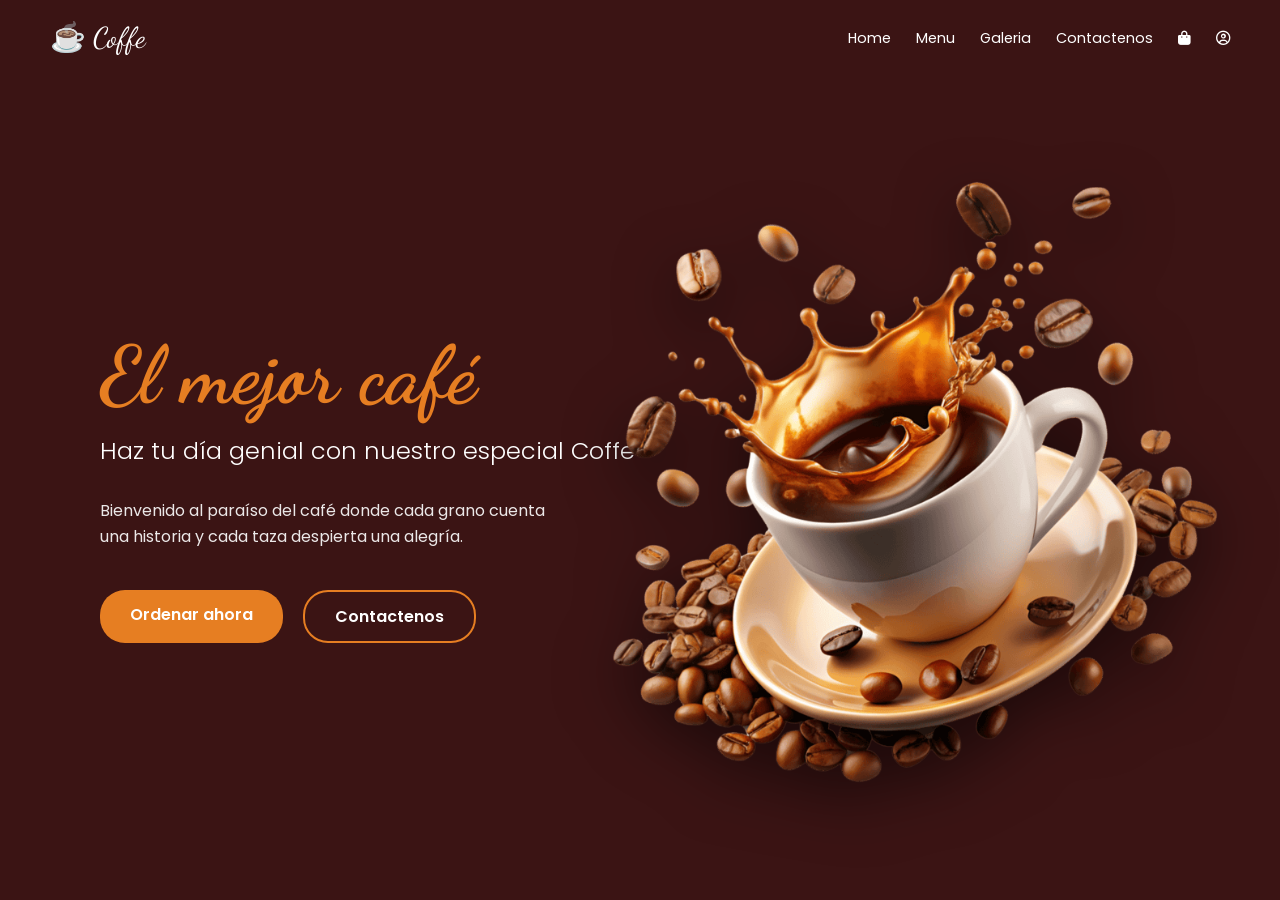
<file: index.html>
<!DOCTYPE html>
<html lang="es">
<head>
    <meta charset="UTF-8">
    <meta name="viewport" content="width=device-width, initial-scale=1.0">
    <title>Coffe - El mejor café</title>
    <link rel="stylesheet" href="./css/index.css">
    <link href="https://fonts.googleapis.com/css2?family=Dancing+Script:wght@700&family=Poppins:wght@300;400;600&display=swap" rel="stylesheet">
    <link rel="stylesheet" href="https://cdnjs.cloudflare.com/ajax/libs/font-awesome/6.4.2/css/all.min.css">
</head>
<body>

    <header>
        <nav>
            <div class="logo">☕ Coffe</div>
            <ul>
                <li><a href="./index.html">Home</a></li>
                <li><a href="./menu.html">Menu</a></li>
                <li><a href="./galeria.html">Galeria</a></li>
                <li><a href="./contacto.html">Contactenos</a></li>
                <li><a href="./carrito.html"><i class="fa-solid fa-bag-shopping"></i></a></li>
                <li><a href="./login.html"><i class="fa-regular fa-circle-user"></i></a></li>
            </ul>
        </nav>
    </header>

    <main class="hero">
        <div class="content">
            <h1 class="cursive-title">El mejor café</h1>
            <p class="subtitle">Haz tu día genial con nuestro especial Coffe</p>
            <p class="description">
                Bienvenido al paraíso del café donde cada grano cuenta <br>
                una historia y cada taza despierta una alegría.
            </p>
            <div class="buttons">
                <a href="#" class="btn btn-primary">Ordenar ahora</a>
                <a href="#" class="btn btn-secondary">Contactenos</a>
            </div>
        </div>

        <div class="image-container">
            <img src="./img/coffee-hero-section.png" alt="Taza de café con granos volando">
        </div>
    </main>

</body>
</html>
</file>
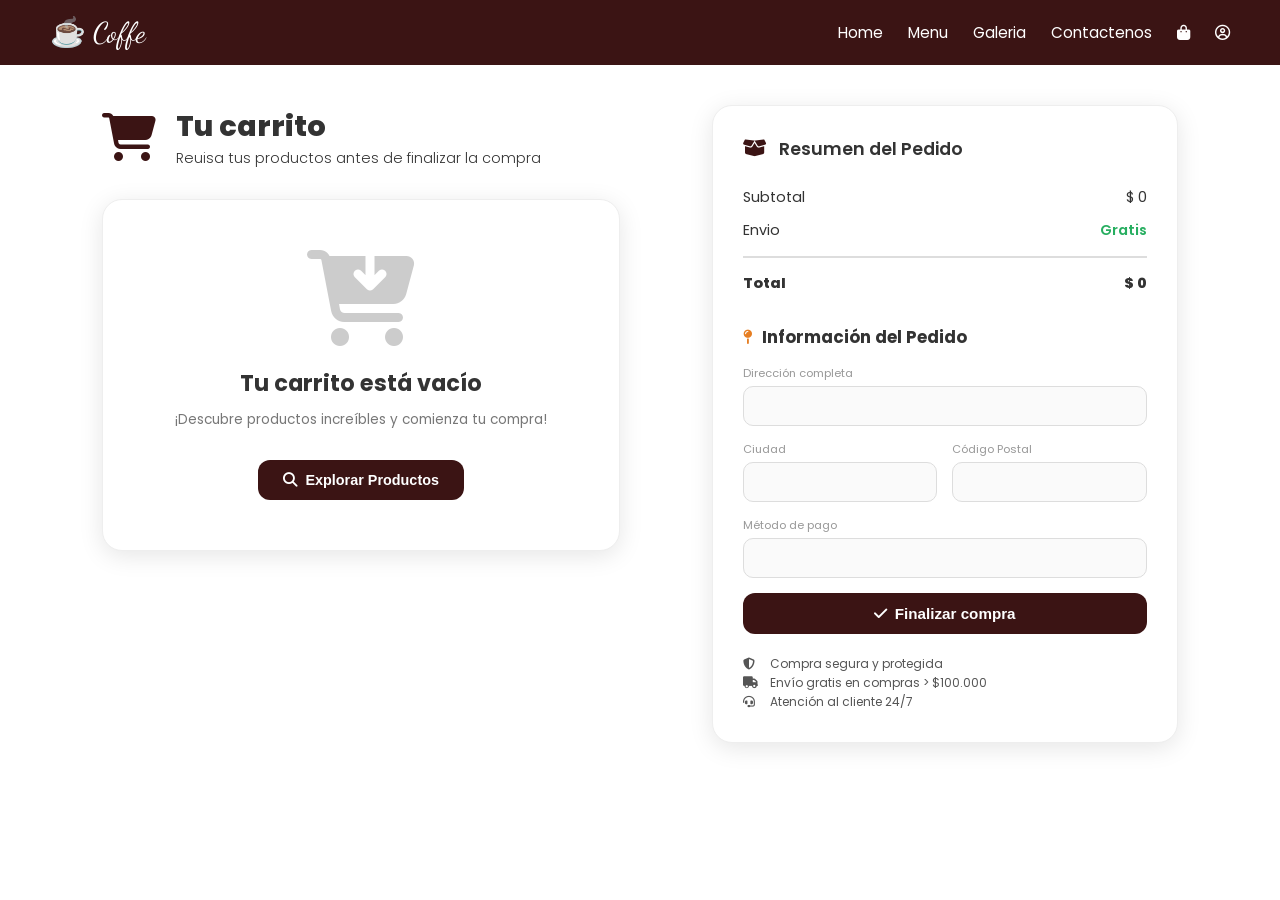
<file: carrito.html>
<!DOCTYPE html>
<html lang="es">
<head>
    <meta charset="UTF-8">
    <meta name="viewport" content="width=device-width, initial-scale=1.0">
    <title>Coffe - Tu Carrito</title>
    <link rel="stylesheet" href="./css/carrito.css">
    <link rel="stylesheet" href="https://cdnjs.cloudflare.com/ajax/libs/font-awesome/6.4.2/css/all.min.css">
    <link href="https://fonts.googleapis.com/css2?family=Dancing+Script:wght@700&family=Poppins:wght@300;400;600;800&display=swap" rel="stylesheet">
</head>
<body>

    <header>
        <nav>
            <div class="logo">☕ Coffe</div>
            <ul>
                <li><a href="./index.html">Home</a></li>
                <li><a href="./menu.html">Menu</a></li>
                <li><a href="./galeria.html">Galeria</a></li>
                <li><a href="./contacto.html">Contactenos</a></li>


                
                <li><a href="./carrito.html" class="active"><i class="fa-solid fa-bag-shopping"></i></a></li>
                <li><a href="./login.html"><i class="fa-regular fa-circle-user"></i></a></li>
            </ul>
        </nav>
    </header>

    <main class="cart-container">
        <div class="cart-left">
            <div class="cart-title">
                <i class="fa-solid fa-cart-shopping large-cart-icon"></i> <div>
                    <h1>Tu carrito</h1>
                    <p>Reuisa tus productos antes de finalizar la compra</p>
                </div>
            </div>

            <div class="empty-cart-box">
                <i class="fa-solid fa-cart-arrow-down empty-cart-icon"></i> <h2>Tu carrito está vacío</h2>
                <p>¡Descubre productos increíbles y comienza tu compra!</p>
                <button class="btn-explore">
                    <i class="fa-solid fa-magnifying-glass"></i> Explorar Productos
                </button>
            </div>
        </div>

        <aside class="cart-right">
            <div class="summary-box">
                <div class="summary-header">
                    <i class="fa-solid fa-box-open"></i>
                    <h2>Resumen del Pedido</h2>
                </div>
                
                <div class="price-line">
                    <span class="label">Subtotal</span>
                    <span class="price">$ 0</span>
                </div>
                <div class="price-line">
                    <span class="label">Envio</span>
                    <span class="price green">Gratis</span>
                </div>
                <div class="total-line">
                    <span class="label">Total</span>
                    <span class="price">$ 0</span>
                </div>

                <div class="order-info">
                    <div class="info-header">
                        <i class="fa-solid fa-map-pin"></i>
                        <h3>Información del Pedido</h3>
                    </div>
                    
                    <div class="input-group full-width">
                        <label>Dirección completa</label>
                        <input type="text">
                    </div>
                    
                    <div class="row">
                        <div class="input-group">
                            <label>Ciudad</label>
                            <input type="text">
                        </div>
                        <div class="input-group">
                            <label>Código Postal</label>
                            <input type="text">
                        </div>
                    </div>
                    
                    <div class="input-group full-width">
                        <label>Método de pago</label>
                        <input type="text">
                    </div>
                    
                    <button class="btn-finalize">
                        <i class="fa-solid fa-check"></i> Finalizar compra
                    </button>
                    
                    <div class="trust-icons">
                        <p><i class="fa-solid fa-shield-halved"></i> Compra segura y protegida</p>
                        <p><i class="fa-solid fa-truck"></i> Envío gratis en compras > $100.000</p>
                        <p><i class="fa-solid fa-headset"></i> Atención al cliente 24/7</p>
                    </div>
                </div>
            </div>
        </aside>
    </main>

</body>
</html>
</file>
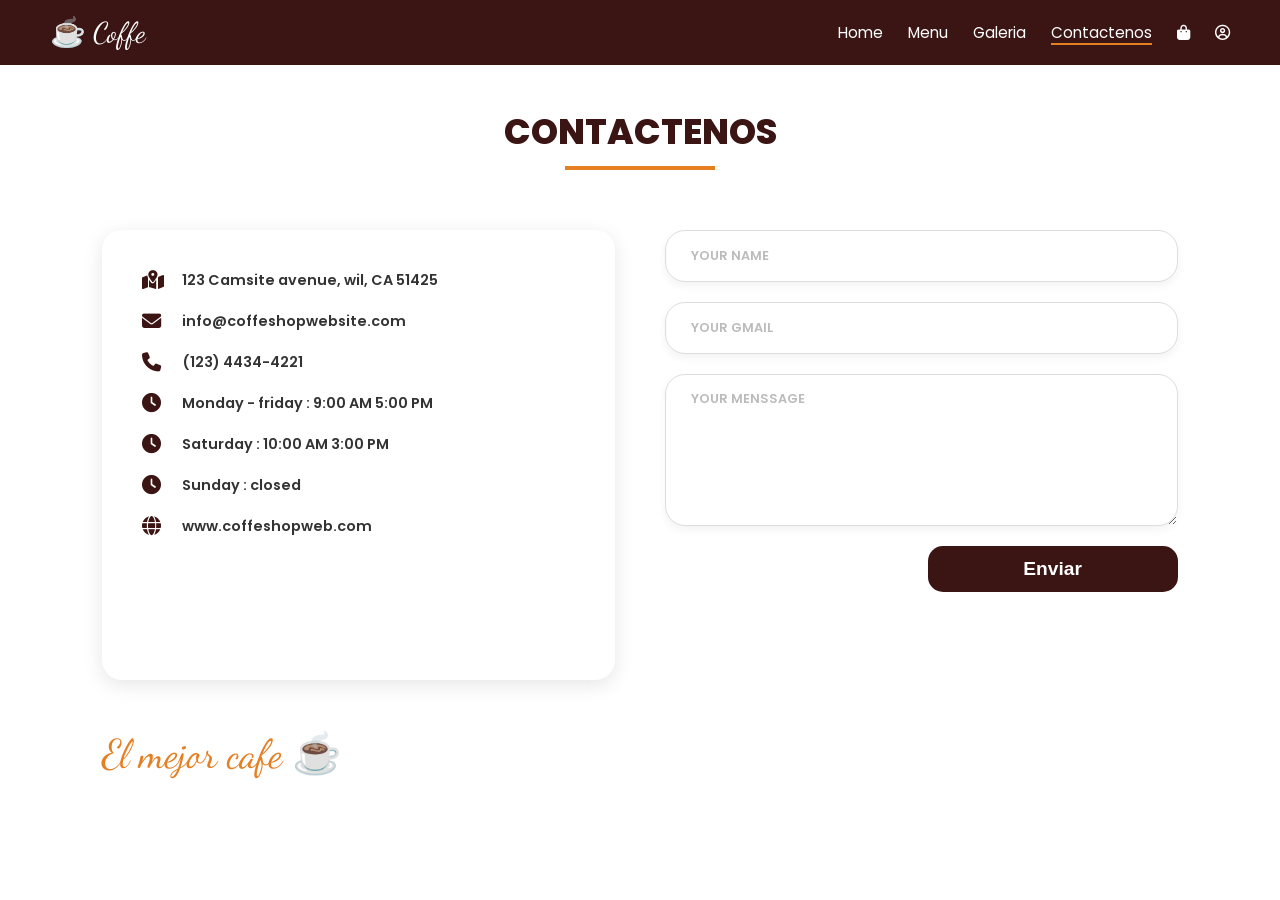
<file: contacto.html>
<!DOCTYPE html>
<html lang="es">
<head>
    <meta charset="UTF-8">
    <meta name="viewport" content="width=device-width, initial-scale=1.0">
    <title>Coffe - Contacto</title>
    <link rel="stylesheet" href="./css/contacto.css">
    <link rel="stylesheet" href="https://cdnjs.cloudflare.com/ajax/libs/font-awesome/6.4.2/css/all.min.css">
    <link href="https://fonts.googleapis.com/css2?family=Dancing+Script:wght@700&family=Poppins:wght@300;400;600;800&display=swap" rel="stylesheet">
</head>
<body>

    <header>
        <nav>
            <div class="logo">☕ Coffe</div>
            <ul>
                <li><a href="./index.html">Home</a></li>
                <li><a href="./menu.html">Menu</a></li>
                <li><a href="./galeria.html">Galeria</a></li>
                <li><a href="./contacto.html" class="active">Contactenos</a></li>
                <li><a href="./carrito.html"><i class="fa-solid fa-bag-shopping"></i></a></li>
                <li><a href="./login.html"><i class="fa-regular fa-circle-user"></i></a></li>
            </ul>
        </nav>
    </header>

    <main class="contact-container">
        <div class="contact-header">
            <h2>CONTACTENOS</h2>
            <div class="underline"></div>
        </div>

        <div class="contact-content">
            <div class="info-box">
                <div class="info-item">
                    <i class="fa-solid fa-map-location-dot"></i>
                    <p>123 Camsite avenue, wil, CA 51425</p>
                </div>
                <div class="info-item">
                    <i class="fa-solid fa-envelope"></i>
                    <p>info@coffeshopwebsite.com</p>
                </div>
                <div class="info-item">
                    <i class="fa-solid fa-phone"></i>
                    <p>(123) 4434-4221</p>
                </div>
                <div class="info-item">
                    <i class="fa-solid fa-clock"></i>
                    <p>Monday - friday : 9:00 AM 5:00 PM</p>
                </div>
                <div class="info-item">
                    <i class="fa-solid fa-clock"></i>
                    <p>Saturday : 10:00 AM 3:00 PM</p>
                </div>
                <div class="info-item">
                    <i class="fa-solid fa-clock"></i>
                    <p>Sunday : closed</p>
                </div>
                <div class="info-item">
                    <i class="fa-solid fa-globe"></i>
                    <p>www.coffeshopweb.com</p>
                </div>
            </div>

            <form class="contact-form">
                <input type="text" placeholder="YOUR NAME">
                <input type="email" placeholder="YOUR GMAIL">
                <textarea placeholder="YOUR MENSSAGE" rows="6"></textarea>
                <button type="submit" class="btn-submit">Enviar</button>
            </form>
        </div>

        <div class="contact-footer">
            <span class="cursive-text">El mejor cafe ☕</span>
        </div>
    </main>

</body>
</html>
</file>
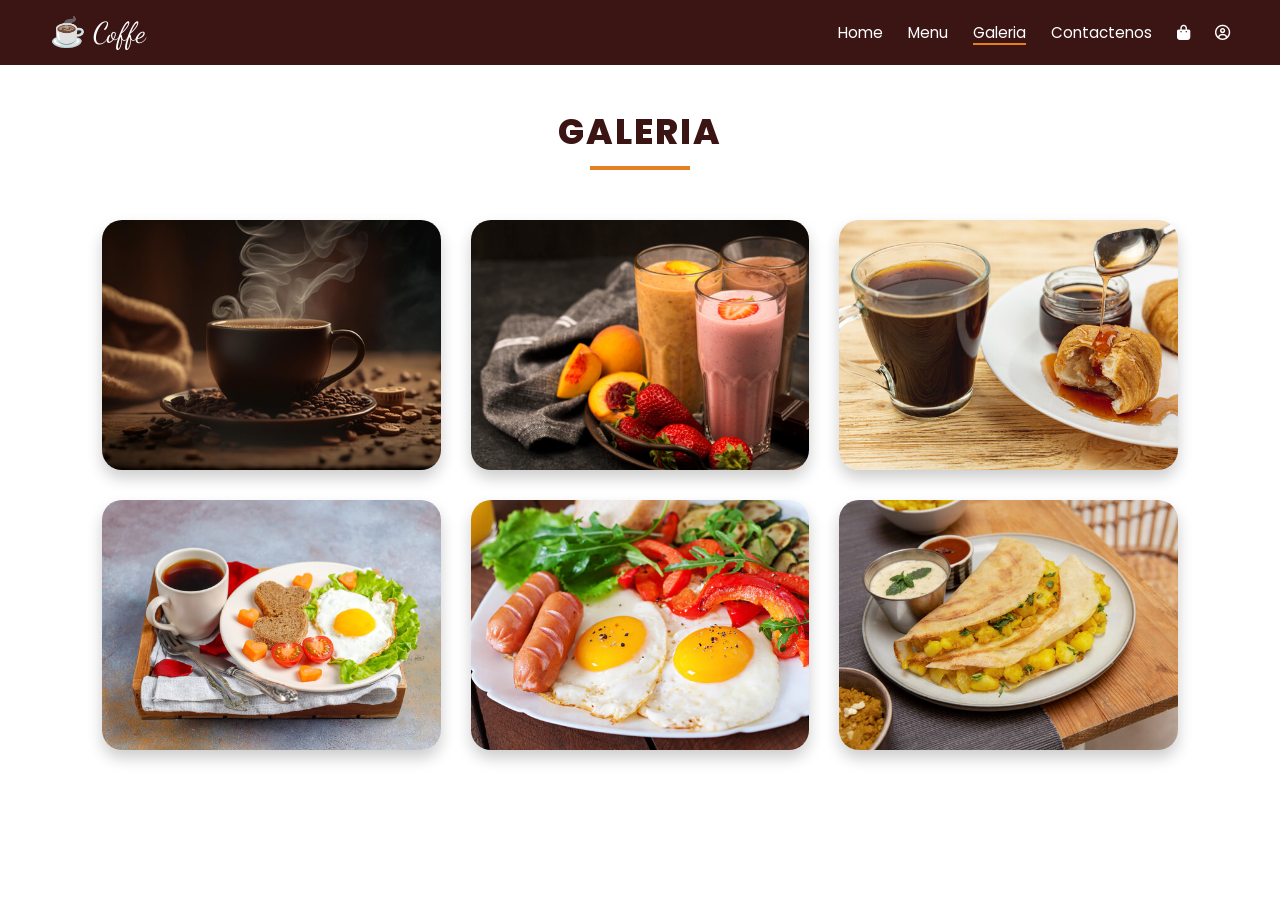
<file: galeria.html>
<!DOCTYPE html>
<html lang="es">
<head>
    <meta charset="UTF-8">
    <meta name="viewport" content="width=device-width, initial-scale=1.0">
    <title>Coffe - Galería</title>
    <link rel="stylesheet" href="./css/galeria.css">
    <link rel="stylesheet" href="https://cdnjs.cloudflare.com/ajax/libs/font-awesome/6.4.2/css/all.min.css">
    <link href="https://fonts.googleapis.com/css2?family=Dancing+Script:wght@700&family=Poppins:wght@300;400;600;800&display=swap" rel="stylesheet">
</head>
<body>

    <header>
        <nav>
            <div class="logo">☕ Coffe</div>
            <ul>
                <li><a href="./index.html">Home</a></li>
                <li><a href="./menu.html">Menu</a></li>
                <li><a href="./galeria.html" class="active">Galeria</a></li>
                <li><a href="./contacto.html">Contactenos</a></li>
                <li><a href="./carrito.html"><i class="fa-solid fa-bag-shopping"></i></a></li>
                <li><a href="./login.html"><i class="fa-regular fa-circle-user"></i></a></li>
            </ul>
        </nav>
    </header>

    <main class="gallery-container">
        <div class="gallery-header">
            <h2>GALERIA</h2>
            <div class="underline"></div>
        </div>

        <div class="gallery-grid">
            <div class="gallery-item">
                <img src="./img/gallery-1.jpg" alt="Café caliente humeante">
            </div>
            <div class="gallery-item">
                <img src="./img/gallery-3.jpg" alt="Batidos de frutas">
            </div>
            <div class="gallery-item">
                <img src="./img/gallery-6.jpg" alt="Café y croissant">
            </div>
            <div class="gallery-item">
                <img src="./img/gallery-4.jpg" alt="Desayuno completo">
            </div>
            <div class="gallery-item">
                <img src="./img/gallery-2.jpg" alt="Huevos y salchichas">
            </div>
            <div class="gallery-item">
                <img src="./img/gallery-5.jpg" alt="Comida típica">
            </div>
        </div>
    </main>

</body>
</html>
</file>
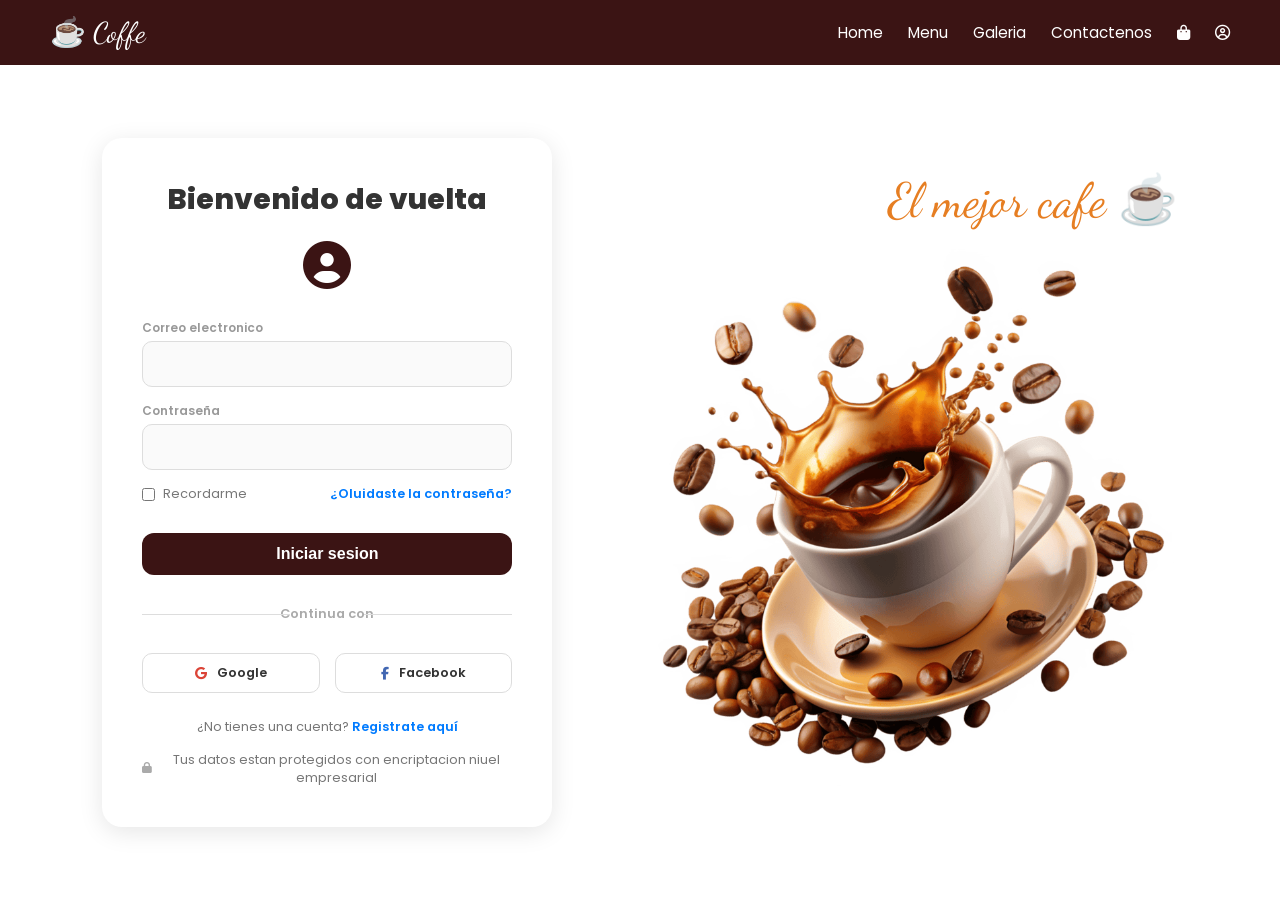
<file: login.html>
<!DOCTYPE html>
<html lang="es">
<head>
    <meta charset="UTF-8">
    <meta name="viewport" content="width=device-width, initial-scale=1.0">
    <title>Coffe - Bienvenido de vuelta</title>
    <link rel="stylesheet" href="./css/login.css">
    <link rel="stylesheet" href="https://cdnjs.cloudflare.com/ajax/libs/font-awesome/6.4.2/css/all.min.css">
    <link href="https://fonts.googleapis.com/css2?family=Dancing+Script:wght@700&family=Poppins:wght@300;400;600;800&display=swap" rel="stylesheet">
</head>
<body>

    <header>
        <nav>
            <div class="logo">☕ Coffe</div>
            <ul>
                <li><a href="./index.html">Home</a></li>
                <li><a href="./menu.html">Menu</a></li>
                <li><a href="./galeria.html">Galeria</a></li>
                <li><a href="./contacto.html">Contactenos</a></li>
                <li><a href="./carrito.html"><i class="fa-solid fa-bag-shopping"></i></a></li>
                <li><a href="./login.html" class="active"><i class="fa-regular fa-circle-user"></i></a></li>
            </ul>
        </nav>
    </header>

    <main class="auth-container">
        <div class="form-box">
            <h1>Bienvenido de vuelta</h1>
            <i class="fa-solid fa-circle-user user-icon"></i>
            
            <form action="#">
                <div class="form-group">
                    <label>Correo electronico</label>
                    <input type="email" required>
                </div>
                
                <div class="form-group">
                    <label>Contraseña</label>
                    <input type="password" required>
                </div>
                
                <div class="form-extras">
                    <label>
                        <input type="checkbox"> Recordarme
                    </label>
                    <a href="#">¿Oluidaste la contraseña?</a>
                </div>
                
                <button type="submit" class="btn-submit">Iniciar sesion</button>
            </form>
            
            <div class="separator">Continua con</div>
            
            <div class="social-buttons">
                <button class="social-btn google">
                    <i class="fa-brands fa-google"></i> Google
                </button>
                <button class="social-btn facebook">
                    <i class="fa-brands fa-facebook-f"></i> Facebook
                </button>
            </div>
            
            <p>¿No tienes una cuenta? <a href="./registro.html">Registrate aquí</a></p>
            
            <div class="form-footer">
                <i class="fa-solid fa-lock"></i>
                <p>Tus datos estan protegidos con encriptacion niuel empresarial</p>
            </div>
        </div>

        <div class="splash-box">
            <span class="cursive-text">El mejor cafe ☕</span>
            <img src="./img/coffee-hero-section.png" alt="Taza de café con granos volando">
        </div>
    </main>

</body>
</html>
</file>
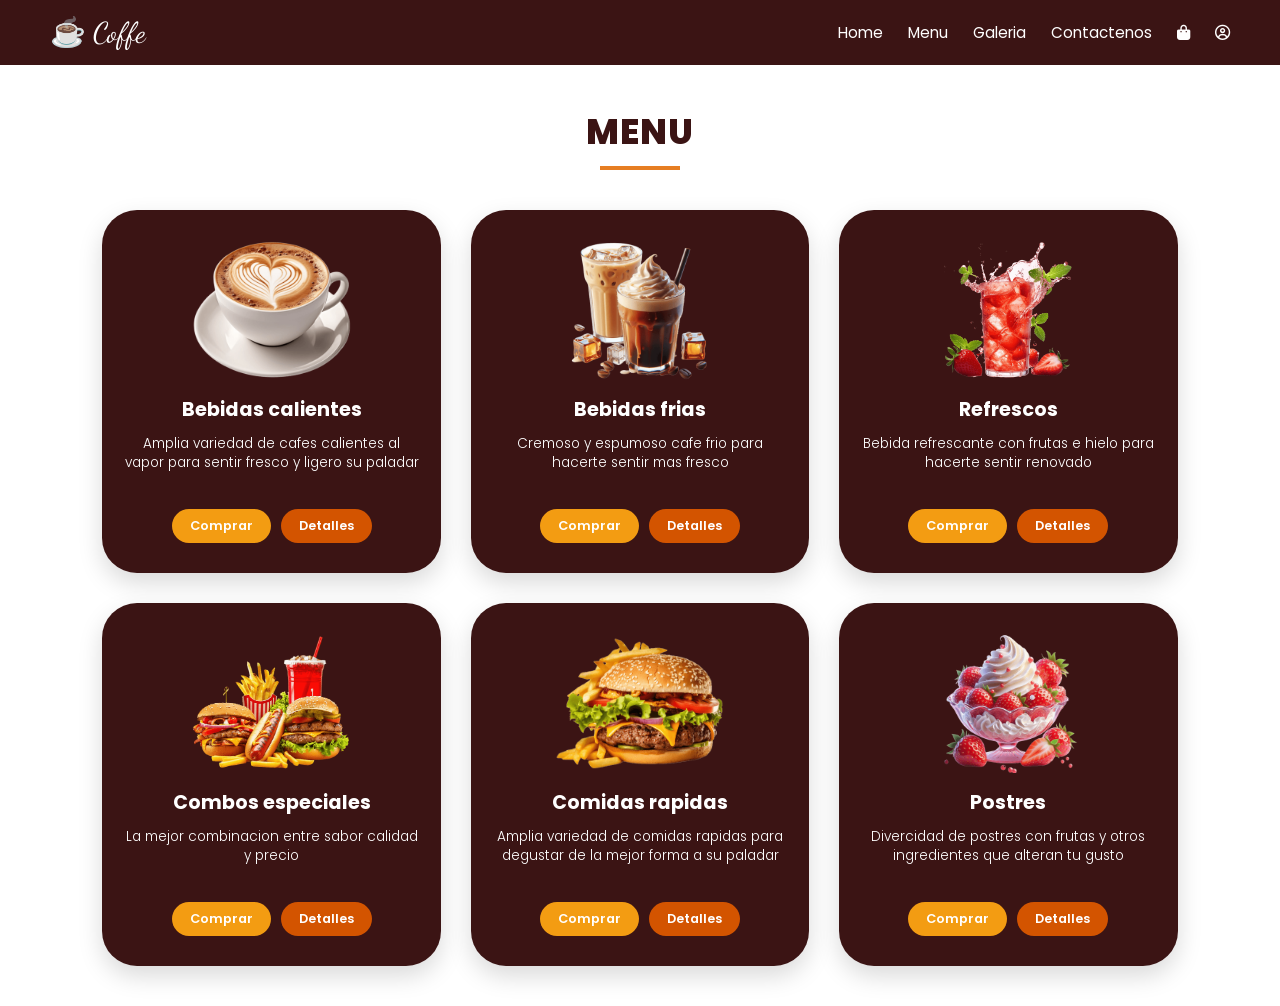
<file: menu.html>
<!DOCTYPE html>
<html lang="es">
<head>
    <meta charset="UTF-8">
    <meta name="viewport" content="width=device-width, initial-scale=1.0">
    <title>Coffe - Nuestro Menú</title>
    <link rel="stylesheet" href="./css/menu.css">
    <link rel="stylesheet" href="https://cdnjs.cloudflare.com/ajax/libs/font-awesome/6.4.2/css/all.min.css">
    <link href="https://fonts.googleapis.com/css2?family=Dancing+Script:wght@700&family=Poppins:wght@300;400;600;800&display=swap" rel="stylesheet">
</head>
<body>

    <header>
        <nav>
            <div class="logo">☕ Coffe</div>
            <ul>
                <li><a href="./index.html">Home</a></li>
                <li><a href="./menu.html" class="active">Menu</a></li>
                <li><a href="./galeria.html">Galeria</a></li>
                <li><a href="./contacto.html">Contactenos</a></li>
                <li><a href="./carrito.html"><i class="fa-solid fa-bag-shopping"></i></a></li>
                <li><a href="./login.html"><i class="fa-regular fa-circle-user"></i></a></li>
            </ul>
        </nav>
    </header>

    <main class="menu-container">
        <div class="menu-header">
            <h2>MENU</h2>
            <div class="underline"></div>
        </div>

        <div class="menu-grid">
            <div class="card">
                <img src="./img/hot-beverages.png" alt="Bebidas Calientes">
                <h3>Bebidas calientes</h3>
                <p>Amplia variedad de cafes calientes al vapor para sentir fresco y ligero su paladar</p>
                <div class="card-buttons">
                    <a href="#" class="btn-orange">Comprar</a>
                    <a href="#" class="btn-orange-dark">Detalles</a>
                </div>
            </div>

            <div class="card">
                <img src="./img/cold-beverages.png" alt="Bebidas Frias">
                <h3>Bebidas frias</h3>
                <p>Cremoso y espumoso cafe frio para hacerte sentir mas fresco</p>
                <div class="card-buttons">
                    <a href="#" class="btn-orange">Comprar</a>
                    <a href="#" class="btn-orange-dark">Detalles</a>
                </div>
            </div>

            <div class="card">
                <img src="./img/refreshment.png" alt="Refrescos">
                <h3>Refrescos</h3>
                <p>Bebida refrescante con frutas e hielo para hacerte sentir renovado</p>
                <div class="card-buttons">
                    <a href="#" class="btn-orange">Comprar</a>
                    <a href="#" class="btn-orange-dark">Detalles</a>
                </div>
            </div>

            <div class="card">
                <img src="./img/special-combo.png" alt="Combos">
                <h3>Combos especiales</h3>
                <p>La mejor combinacion entre sabor calidad y precio</p>
                <div class="card-buttons">
                    <a href="#" class="btn-orange">Comprar</a>
                    <a href="#" class="btn-orange-dark">Detalles</a>
                </div>
            </div>

            <div class="card">
                <img src="./img/burger-frenchfries.png" alt="Comida Rapida">
                <h3>Comidas rapidas</h3>
                <p>Amplia variedad de comidas rapidas para degustar de la mejor forma a su paladar</p>
                <div class="card-buttons">
                    <a href="#" class="btn-orange">Comprar</a>
                    <a href="#" class="btn-orange-dark">Detalles</a>
                </div>
            </div>

            <div class="card">
                <img src="./img/desserts.png" alt="Postres">
                <h3>Postres</h3>
                <p>Divercidad de postres con frutas y otros ingredientes que alteran tu gusto</p>
                <div class="card-buttons">
                    <a href="#" class="btn-orange">Comprar</a>
                    <a href="#" class="btn-orange-dark">Detalles</a>
                </div>
            </div>
        </div>
    </main>

</body>
</html>
</file>
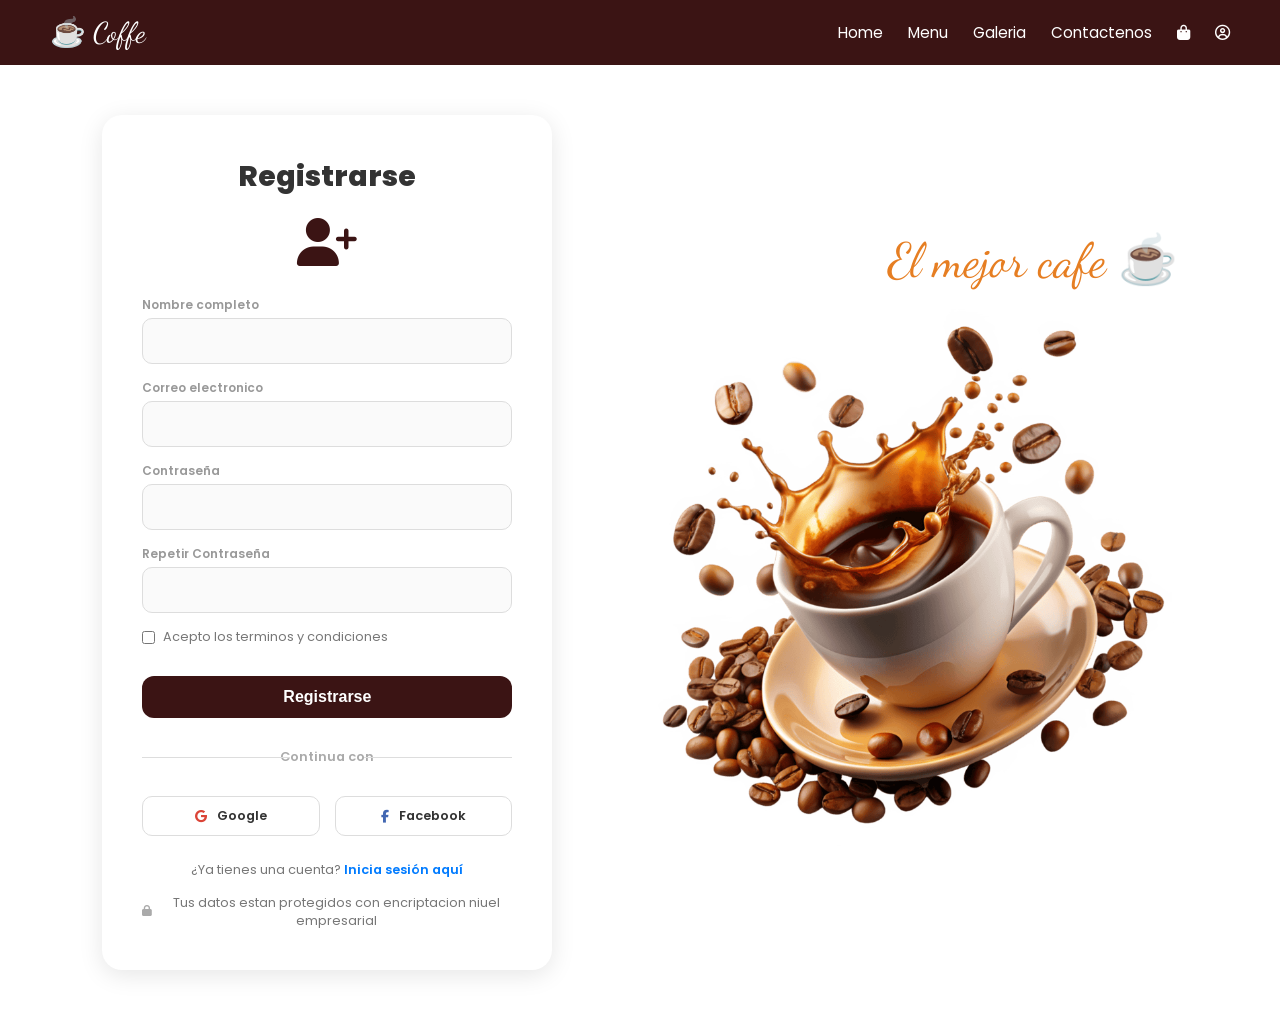
<file: registro.html>
<!DOCTYPE html>
<html lang="es">
<head>
    <meta charset="UTF-8">
    <meta name="viewport" content="width=device-width, initial-scale=1.0">
    <title>Coffe - Regístrate</title>
    <link rel="stylesheet" href="./css/login.css">
    <link rel="stylesheet" href="https://cdnjs.cloudflare.com/ajax/libs/font-awesome/6.4.2/css/all.min.css">
    <link href="https://fonts.googleapis.com/css2?family=Dancing+Script:wght@700&family=Poppins:wght@300;400;600;800&display=swap" rel="stylesheet">
</head>
<body>

    <header>
        <nav>
            <div class="logo">☕ Coffe</div>
            <ul>
                <li><a href="./index.html">Home</a></li>
                <li><a href="./menu.html">Menu</a></li>
                <li><a href="./galeria.html">Galeria</a></li>
                <li><a href="./contacto.html">Contactenos</a></li>
                <li><a href="./carrito.html"><i class="fa-solid fa-bag-shopping"></i></a></li>
                <li><a href="./login.html" class="active"><i class="fa-regular fa-circle-user"></i></a></li>
            </ul>
        </nav>
    </header>

    <main class="auth-container">
        <div class="form-box">
            <h1>Registrarse</h1>
            <i class="fa-solid fa-user-plus user-icon"></i> <form action="#">
                <div class="form-group">
                    <label>Nombre completo</label>
                    <input type="text" required>
                </div>

                <div class="form-group">
                    <label>Correo electronico</label>
                    <input type="email" required>
                </div>
                
                <div class="form-group">
                    <label>Contraseña</label>
                    <input type="password" required>
                </div>

                <div class="form-group">
                    <label>Repetir Contraseña</label>
                    <input type="password" required>
                </div>
                
                <div class="form-extras">
                    <label>
                        <input type="checkbox" required> Acepto los terminos y condiciones
                    </label>
                </div>
                
                <button type="submit" class="btn-submit">Registrarse</button>
            </form>
            
            <div class="separator">Continua con</div>
            
            <div class="social-buttons">
                <button class="social-btn google">
                    <i class="fa-brands fa-google"></i> Google
                </button>
                <button class="social-btn facebook">
                    <i class="fa-brands fa-facebook-f"></i> Facebook
                </button>
            </div>
            
            <p>¿Ya tienes una cuenta? <a href="./login.html">Inicia sesión aquí</a></p>
            
            <div class="form-footer">
                <i class="fa-solid fa-lock"></i>
                <p>Tus datos estan protegidos con encriptacion niuel empresarial</p>
            </div>
        </div>

        <div class="splash-box">
            <span class="cursive-text">El mejor cafe ☕</span>
            <img src="./img/coffee-hero-section.png" alt="Taza de café con granos volando">
        </div>
    </main>

</body>
</html>
</file>
<file: css/index.css>
* {
    margin: 0;
    padding: 0;
    box-sizing: border-box;
}

body {
    font-family: 'Poppins', sans-serif;
    background-color: #3b1414; 
    color: white;
    height: 100vh;
    overflow: hidden;
}


header {
    padding: 20px 50px;
}

nav {
    display: flex;
    justify-content: space-between;
    align-items: center;
}

.logo {
    font-family: 'Dancing Script', cursive;
    font-size: 1.8rem;
}

nav ul {
    display: flex;
    list-style: none;
    gap: 25px;
}

nav ul li a {
    text-decoration: none;
    color: white;
    font-size: 0.9rem;
    transition: color 0.3s;
}

nav ul li a:hover {
    color: #f39c12;
}


.hero {
    display: flex;
    align-items: center;
    justify-content: space-between;
    padding: 50px 100px;
    height: calc(100vh - 80px);
}

.content {
    max-width: 50%;
}

.cursive-title {
    font-family: 'Dancing Script', cursive;
    font-size: 5rem;
    color: #e67e22;
    margin-bottom: 10px;
}

.subtitle {
    font-size: 1.5rem;
    font-weight: 300;
    margin-bottom: 30px;
}

.description {
    font-size: 1rem;
    line-height: 1.6;
    margin-bottom: 40px;
    opacity: 0.9;
}

/* Botones */
.buttons {
    display: flex;
    gap: 20px;
}

.btn {
    padding: 12px 30px;
    border-radius: 25px;
    text-decoration: none;
    font-weight: 600;
    transition: transform 0.2s;
}

.btn-primary {
    background-color: #e67e22;
    color: white;
}

.btn-secondary {
    background-color: transparent;
    border: 2px solid #e67e22;
    color: white;
}

.btn:hover {
    transform: scale(1.05);
}

/* Contenrdor Imagen */
.image-container {
    width: 50%;
    display: flex;
    justify-content: center;
    position: relative;
}

.image-container img {
    max-width: 120%; 
    filter: drop-shadow(0 20px 30px rgba(0,0,0,0.5));
}

/* --- RESPONSIVE --- */


/* --- RESPONSIVE ADJUSTMENTS --- */

@media (max-width: 1024px) {
    header {
        padding: 20px 30px;
    }

    .hero {
        padding: 40px 50px;
    }

    .cursive-title {
        font-size: 3.5rem;
    }
}

@media (max-width: 768px) {
    /* Mantenemos la consistencia global del Header */
    header {
        padding: 15px 20px; 
    }

    body {
        overflow-y: auto; 
        height: auto;
    }

    nav {
        flex-direction: column;
        gap: 15px;
    }

    nav ul {
        gap: 15px;
        flex-wrap: wrap;
        justify-content: center;
    }

    .logo {
        font-size: 1.5rem;
    }

    /* Ajustes específicos del Hero */
    .hero {
        flex-direction: column-reverse;
        height: auto;
        padding: 20px;
        text-align: center;
    }

    .content {
        max-width: 100%;
        margin-top: 20px;
    }

    .cursive-title {
        font-size: 2.8rem;
    }

    .subtitle {
        font-size: 1.2rem;
    }

    .description {
        font-size: 0.9rem;
        margin-bottom: 30px;
    }

    .buttons {
        justify-content: center;
        flex-direction: column;
        gap: 10px;
    }

    .btn {
        width: 100%; 
        text-align: center;
    }

    .image-container {
        width: 100%;
        margin-top: 20px;
    }

    .image-container img {
        max-width: 100%;
        height: auto;
    }
}

@media (max-width: 480px) {
    .cursive-title {
        font-size: 2.2rem;
    }
    
    header {
        padding: 15px;
    }
}
</file>
<file: css/carrito.css>
* {
    margin: 0;
    padding: 0;
    box-sizing: border-box;
}

body {
    font-family: 'Poppins', sans-serif;
    background-color: #ffffff; 
    color: #333;
}


header {
    background-color: #3b1414;
    padding: 15px 50px;
    color: white;
}

nav {
    display: flex;
    justify-content: space-between;
    align-items: center;
}

.logo {
    font-family: 'Dancing Script', cursive;
    font-size: 1.8rem;
}

nav ul {
    display: flex;
    list-style: none;
    gap: 25px;
    align-items: center;
}

nav ul li a {
    text-decoration: none;
    color: white;
    font-size: 0.95rem;
}


.cart-container {
    display: grid;
    grid-template-columns: 1fr 1fr; 
    gap: 40px;
    padding: 40px 8%;
    align-items: start;
}


.cart-left {
    display: flex;
    flex-direction: column;
    gap: 30px;
}


.cart-title {
    display: flex;
    align-items: center;
    gap: 20px;
}

.large-cart-icon {
    font-size: 3rem;
    color: #3b1414;
}

.cart-title h1 {
    font-size: 1.8rem;
    font-weight: 800;
}

.cart-title p {
    font-size: 0.9rem;
    font-weight: 300;
}


.empty-cart-box {
    background-color: white;
    padding: 50px;
    border-radius: 20px;
    box-shadow: 0 5px 25px rgba(0,0,0,0.1); 
    text-align: center;
    border: 1px solid #eee;
}

.empty-cart-icon {
    font-size: 6rem;
    color: #ccc; 
    margin-bottom: 20px;
}

.empty-cart-box h2 {
    font-size: 1.4rem;
    margin-bottom: 10px;
}

.empty-cart-box p {
    font-size: 0.85rem;
    color: #777;
    margin-bottom: 30px;
}


.btn-explore {
    background-color: #3b1414;
    color: white;
    border: none;
    padding: 12px 25px;
    border-radius: 12px;
    font-size: 0.9rem;
    font-weight: 600;
    cursor: pointer;
    transition: background-color 0.3s;
    display: inline-flex;
    align-items: center;
    gap: 8px;
}

.btn-explore:hover {
    background-color: #5d2020;
}


.cart-right {
    display: flex;
    justify-content: flex-end; 
}


.summary-box {
    background-color: white;
    width: 90%;
    padding: 30px;
    border-radius: 20px;
    box-shadow: 0 5px 25px rgba(0,0,0,0.1); 
    border: 1px solid #eee;
}


.summary-header {
    display: flex;
    align-items: center;
    gap: 12px;
    margin-bottom: 25px;
}

.summary-header i {
    color: #3b1414;
    font-size: 1.2rem;
}

.summary-header h2 {
    font-size: 1.1rem;
    font-weight: 600;
}


.price-line, .total-line {
    display: flex;
    justify-content: space-between;
    margin-bottom: 12px;
    font-size: 0.9rem;
}

.total-line {
    font-weight: 800;
    margin-top: 15px;
    padding-top: 15px;
    border-top: 2px solid #ddd; 
}

.price.green {
    color: #27ae60;
    font-weight: 600;
}


.order-info {
    margin-top: 30px;
}

.info-header {
    display: flex;
    align-items: center;
    gap: 10px;
    margin-bottom: 15px;
    font-size: 0.9rem;
}

.info-header i {
    color: #e67e22; 
}


.input-group {
    margin-bottom: 15px;
}

.input-group label {
    display: block;
    font-size: 0.7rem;
    color: #999;
    margin-bottom: 4px;
}

.input-group input {
    width: 100%;
    padding: 10px;
    border: 1px solid #ddd;
    border-radius: 10px;
    outline: none;
    font-family: 'Poppins', sans-serif;
    font-size: 0.8rem;
    background-color: #fafafa;
}


.row {
    display: flex;
    gap: 15px;
}

.row .input-group {
    flex: 1;
}


.btn-finalize {
    background-color: #3b1414;
    color: white;
    border: none;
    width: 100%;
    padding: 12px;
    border-radius: 12px;
    font-size: 0.95rem;
    font-weight: 600;
    cursor: pointer;
    margin-top: 10px;
    transition: background-color 0.3s;
    display: flex;
    align-items: center;
    justify-content: center;
    gap: 8px;
}

.btn-finalize:hover {
    background-color: #5d2020;
}


.trust-icons {
    margin-top: 20px;
    text-align: left;
    font-size: 0.75rem;
    color: #555;
    line-height: 1.6;
}

.trust-icons p i {
    margin-right: 6px;
    width: 18px; 
}

/* --- RESPONSIVE  --- */

@media (max-width: 900px) {
    .cart-container {
        grid-template-columns: 1fr;
    }
    .cart-right {
        justify-content: center;
    }
    .summary-box {
        width: 100%; 
    }
}

/* --- RESPONSIVE ADJUSTMENTS --- */

@media (max-width: 1024px) {
    header {
        padding: 20px 30px;
    }

    .hero {
        padding: 40px 50px;
    }

    .cursive-title {
        font-size: 3.5rem;
    }
}

@media (max-width: 768px) {
    /* Mantenemos la consistencia global del Header */
    header {
        padding: 15px 20px; 
    }

    body {
        overflow-y: auto; 
        height: auto;
    }

    nav {
        flex-direction: column;
        gap: 15px;
    }

    nav ul {
        gap: 15px;
        flex-wrap: wrap;
        justify-content: center;
    }

    .logo {
        font-size: 1.5rem;
    }

    /* Ajustes específicos del Hero */
    .hero {
        flex-direction: column-reverse;
        height: auto;
        padding: 20px;
        text-align: center;
    }

    .content {
        max-width: 100%;
        margin-top: 20px;
    }

    .cursive-title {
        font-size: 2.8rem;
    }

    .subtitle {
        font-size: 1.2rem;
    }

    .description {
        font-size: 0.9rem;
        margin-bottom: 30px;
    }

    .buttons {
        justify-content: center;
        flex-direction: column;
        gap: 10px;
    }

    .btn {
        width: 100%; 
        text-align: center;
    }

    .image-container {
        width: 100%;
        margin-top: 20px;
    }

    .image-container img {
        max-width: 100%;
        height: auto;
    }
}

@media (max-width: 480px) {
    .cursive-title {
        font-size: 2.2rem;
    }
    
    header {
        padding: 15px;
    }
}
</file>
<file: css/contacto.css>
* {
    margin: 0;
    padding: 0;
    box-sizing: border-box;
}

body {
    font-family: 'Poppins', sans-serif;
    background-color: #ffffff;
    color: #333;
    overflow-x: hidden;
}


header {
    background-color: #3b1414;
    padding: 15px 50px;
    color: white;
}

nav {
    display: flex;
    justify-content: space-between;
    align-items: center;
}

.logo {
    font-family: 'Dancing Script', cursive;
    font-size: 1.8rem;
}

nav ul {
    display: flex;
    list-style: none;
    gap: 25px;
    align-items: center;
}

nav ul li a {
    text-decoration: none;
    color: white;
    font-size: 0.95rem;
}

.active {
    border-bottom: 2px solid #e67e22;
}


.contact-container {
    padding: 40px 8%;
    text-align: center;
}

.contact-header h2 {
    font-size: 2.2rem;
    font-weight: 800;
    color: #3b1414;
}

.underline {
    width: 150px;
    height: 4px;
    background-color: #e67e22;
    margin: 8px auto 60px auto;
}


.contact-content {
    display: grid;
    grid-template-columns: 1fr 1fr;
    gap: 50px;
    align-items: start;
}


.info-box {
    background: white;
    padding: 40px;
    border-radius: 20px;
    box-shadow: 0 5px 20px rgba(0,0,0,0.1);
    text-align: left;
    min-height: 450px;
}

.info-item {
    display: flex;
    align-items: center;
    gap: 15px;
    margin-bottom: 20px;
}

.info-item i {
    color: #3b1414;
    font-size: 1.2rem;
    width: 25px;
}

.info-item p {
    font-size: 0.9rem;
    font-weight: 600;
}

/* Formulario */
.contact-form {
    display: flex;
    flex-direction: column;
    gap: 20px;
}

.contact-form input, 
.contact-form textarea {
    width: 100%;
    padding: 15px 25px;
    border-radius: 20px;
    border: 1px solid #ddd;
    background-color: white;
    box-shadow: 0 4px 10px rgba(0,0,0,0.05);
    font-family: 'Poppins', sans-serif;
    outline: none;
}

.contact-form input::placeholder, 
.contact-form textarea::placeholder {
    color: #bbb;
    font-weight: 600;
    font-size: 0.8rem;
}


.btn-submit {
    background-color: #3b1414;
    color: white;
    padding: 12px;
    border: none;
    border-radius: 15px;
    font-size: 1.2rem;
    font-weight: 600;
    cursor: pointer;
    transition: background 0.3s;
    width: 250px;
    align-self: flex-end;
}

.btn-submit:hover {
    background-color: #5d2020;
}

/* Footer */
.contact-footer {
    margin-top: 50px;
    text-align: left;
}

.cursive-text {
    font-family: 'Dancing Script', cursive;
    font-size: 2.5rem;
    color: #e67e22;
}
/* --- RESPONSIVE ADJUSTMENTS --- */

@media (max-width: 900px) {
    .contact-content {
        grid-template-columns: 1fr;
    }
    .btn-submit {
        align-self: center;
    }
}

@media (max-width: 768px) {
    /* Ajustes de Navegación consistentes con el Index */
    header {
        padding: 15px 20px; 
    }

    nav {
        flex-direction: column; 
        gap: 15px;
    }

    nav ul {
        gap: 15px;
        flex-wrap: wrap;
        justify-content: center;
    }

    .logo {
        font-size: 1.5rem;
    }
}

@media (max-width: 600px) {
    .contact-container {
        padding: 40px 5%;
    }
    
    .info-box {
        padding: 25px; 
        min-height: auto;
    }

    .cursive-text {
        font-size: 2rem;
        text-align: center;
    }
    
    .contact-footer {
        text-align: center;
    }
}
</file>
<file: css/galeria.css>
* {
    margin: 0;
    padding: 0;
    box-sizing: border-box;
}

body {
    font-family: 'Poppins', sans-serif;
    background-color: #ffffff;
    color: #333;
}


header {
    background-color: #3b1414;
    padding: 15px 50px;
    color: white;
}

nav {
    display: flex;
    justify-content: space-between;
    align-items: center;
}

.logo {
    font-family: 'Dancing Script', cursive;
    font-size: 1.8rem;
}

nav ul {
    display: flex;
    list-style: none;
    gap: 25px;
    align-items: center;
}

nav ul li a {
    text-decoration: none;
    color: white;
    font-size: 0.95rem;
}

.active {
    border-bottom: 2px solid #e67e22;
}


.gallery-container {
    padding: 40px 8%;
    text-align: center;
}

.gallery-header h2 {
    font-size: 2.2rem;
    font-weight: 800;
    color: #3b1414;
    letter-spacing: 2px;
}

.underline {
    width: 100px;
    height: 4px;
    background-color: #e67e22;
    margin: 8px auto 50px auto;
}


.gallery-grid {
    display: grid;
    grid-template-columns: repeat(3, 1fr);
    gap: 30px;
}

.gallery-item {
    width: 100%;
    height: 250px; 
    border-radius: 20px;
    overflow: hidden;
    box-shadow: 0 8px 15px rgba(0,0,0,0.2);
    transition: transform 0.3s ease;
}

.gallery-item img {
    width: 100%;
    height: 100%;
    object-fit: cover; 
    display: block;
}


.gallery-item:hover {
    transform: scale(1.03);
}

/* Responsive */


@media (max-width: 992px) {
    .gallery-grid {
        grid-template-columns: repeat(2, 1fr);
    }
}

@media (max-width: 768px) {

    header {
        padding: 15px 20px; 
    }

    nav {
        flex-direction: column; 
        gap: 15px;
    }

    nav ul {
        gap: 15px;
        flex-wrap: wrap;
        justify-content: center;
    }

    .logo {
        font-size: 1.5rem;
    }
}

@media (max-width: 600px) {
    .gallery-grid {
        grid-template-columns: 1fr;
    }
    
    .gallery-container {
        padding: 20px 5%;
    }

   
    .gallery-item {
        height: 200px;
    }
}
</file>
<file: css/login.css>
* {
    margin: 0;
    padding: 0;
    box-sizing: border-box;
}

body {
    font-family: 'Poppins', sans-serif;
    background-color: white;
    display: flex;
    flex-direction: column;
    height: 100vh;
}


header {
    background-color: #3b1414; 
    padding: 15px 50px;
    color: white;
}

nav {
    display: flex;
    justify-content: space-between;
    align-items: center;
}

.logo {
    font-family: 'Dancing Script', cursive;
    font-size: 1.8rem;
}

nav ul {
    display: flex;
    list-style: none;
    gap: 25px;
    align-items: center;
}

nav ul li a {
    text-decoration: none;
    color: white;
    font-size: 0.95rem;
}


.auth-container {
    display: flex;
    justify-content: space-between;
    align-items: center;
    padding: 50px 8%;
    flex-grow: 1;
}


.form-box {
    background: white;
    padding: 40px;
    border-radius: 20px;
    box-shadow: 0 5px 25px rgba(0,0,0,0.1);
    width: 450px;
    text-align: center;
}

.form-box h1 {
    font-size: 1.8rem;
    font-weight: 800;
    margin-bottom: 20px;
    color: #333;
}

.user-icon {
    font-size: 3rem;
    color: #3b1414;
    margin-bottom: 30px;
}

.form-group {
    text-align: left;
    margin-bottom: 15px;
}

.form-group label {
    display: block;
    font-size: 0.75rem;
    color: #999;
    margin-bottom: 4px;
    font-weight: 600;
}

.form-group input {
    width: 100%;
    padding: 12px 15px;
    border: 1px solid #ddd;
    border-radius: 10px;
    outline: none;
    font-family: 'Poppins', sans-serif;
    font-size: 0.85rem;
    background-color: #fafafa;
}


.form-extras {
    display: flex;
    justify-content: space-between;
    align-items: center;
    margin-bottom: 30px;
    font-size: 0.8rem;
    color: #777;
}

.form-extras label {
    display: flex;
    align-items: center;
    gap: 8px;
    cursor: pointer;
}

.form-extras a {
    text-decoration: none;
    color: #007bff; 
    font-weight: 600;
}


.btn-submit {
    background-color: #3b1414;
    color: white;
    border: none;
    width: 100%;
    padding: 12px;
    border-radius: 12px;
    font-size: 1rem;
    font-weight: 600;
    cursor: pointer;
    transition: background-color 0.3s;
    display: block;
}

.btn-submit:hover {
    background-color: #5d2020;
}


.separator {
    display: flex;
    align-items: center;
    justify-content: center;
    margin: 30px 0;
    position: relative;
    font-size: 0.8rem;
    color: #aaa;
    font-weight: 600;
}

.separator::before, .separator::after {
    content: '';
    position: absolute;
    width: 40%;
    height: 1px;
    background-color: #ddd;
    top: 50%;
}

.separator::before { left: 0; }
.separator::after { right: 0; }


.social-buttons {
    display: flex;
    gap: 15px;
    margin-bottom: 25px;
}

.social-btn {
    flex: 1;
    display: flex;
    align-items: center;
    justify-content: center;
    gap: 10px;
    padding: 10px;
    border-radius: 10px;
    border: 1px solid #ddd;
    background-color: white;
    cursor: pointer;
    font-family: 'Poppins', sans-serif;
    font-size: 0.8rem;
    font-weight: 600;
    color: #333;
    transition: background-color 0.3s;
}

.social-btn:hover {
    background-color: #fafafa;
}

.social-btn.google i { color: #db4437; } 
.social-btn.facebook i { color: #4267B2; } 


.form-box p {
    font-size: 0.8rem;
    color: #777;
}

.form-box p a {
    text-decoration: none;
    color: #007bff;
    font-weight: 600;
}


.form-footer {
    display: flex;
    align-items: center;
    justify-content: center;
    gap: 8px;
    font-size: 0.7rem;
    color: #aaa;
    margin-top: 15px;
}


.splash-box {
    text-align: right;
    width: 50%;
}

.cursive-text {
    font-family: 'Dancing Script', cursive;
    font-size: 3rem;
    color: #e67e22; 
    display: inline-block;
    margin-bottom: 20px;
}

.splash-box img {
    max-width: 100%;
}

/* ResponsivE */


@media (max-width: 900px) {
    .auth-container {
        flex-direction: column-reverse;
        padding: 30px;
    }
    .splash-box {
        width: 100%;
        text-align: center;
        margin-bottom: 40px;
    }
    .form-box {
        width: 100%;
    }
}

@media (max-width: 768px) {
  
    header {
        padding: 15px 20px; 
    }

    nav {
        flex-direction: column; 
        gap: 15px;
    }

    nav ul {
        gap: 15px;
        flex-wrap: wrap;
        justify-content: center;
    }

    .logo {
        font-size: 1.5rem;
    }
}

@media (max-width: 600px) {
    .auth-container {
        padding: 20px 5%;
    }

    .form-box {
        padding: 30px 20px;
    }

    .cursive-text {
        font-size: 2.2rem;
    }

    .social-buttons {
        flex-direction: column;
    }
}
</file>
<file: css/menu.css>
* {
    margin: 0;
    padding: 0;
    box-sizing: border-box;
}

body {
    font-family: 'Poppins', sans-serif;
    background-color: #ffffff; 
    color: #333;
}


header {
    background-color: #3b1414; 
    padding: 15px 50px;
    color: white;
}

nav {
    display: flex;
    justify-content: space-between;
    align-items: center;
}

.logo {
    font-family: 'Dancing Script', cursive;
    font-size: 1.8rem;
}

nav ul {
    display: flex;
    list-style: none;
    gap: 25px;
    align-items: center;
}

nav ul li a {
    text-decoration: none;
    color: white;
    font-size: 0.95rem;
}


.menu-container {
    padding: 40px 8%;
    text-align: center;
}

.menu-header h2 {
    font-size: 2.2rem;
    font-weight: 800;
    color: #3b1414;
    letter-spacing: 1px;
}

.underline {
    width: 80px;
    height: 4px;
    background-color: #e67e22;
    margin: 8px auto 40px auto;
}


.menu-grid {
    display: grid;
    grid-template-columns: repeat(3, 1fr); 
    gap: 30px;
}


.card {
    background-color: #3b1414;
    border-radius: 35px; 
    padding: 30px 20px;
    color: white;
    display: flex;
    flex-direction: column;
    align-items: center;
    box-shadow: 0 10px 25px rgba(0,0,0,0.15);
}

.card img {
    width: auto;
    height: 140px;
    margin-bottom: 15px;
    object-fit: contain;
}

.card h3 {
    font-size: 1.2rem;
    margin-bottom: 10px;
}

.card p {
    font-size: 0.85rem;
    font-weight: 300;
    line-height: 1.4;
    margin-bottom: 25px;
    height: 50px;
}


.card-buttons {
    display: flex;
    gap: 10px;
}

.btn-orange, .btn-orange-dark {
    padding: 8px 18px;
    border-radius: 20px;
    text-decoration: none;
    font-size: 0.8rem;
    font-weight: 600;
    color: white;
    transition: filter 0.3s;
}

.btn-orange {
    background-color: #f39c12;
}

.btn-orange-dark {
    background-color: #d35400; 
}

.btn-orange:hover, .btn-orange-dark:hover {
    filter: brightness(1.1);
}


/* --- RESPONSIVE ADJUSTMENTS --- */

@media (max-width: 992px) {
    .menu-grid { 
        grid-template-columns: repeat(2, 1fr); 
    }
}

@media (max-width: 768px) {
    header {
        padding: 15px 20px; /* Reducimos padding lateral para ganar espacio */
    }

    nav {
        flex-direction: column; /* Alinea logo y menú verticalmente si no caben */
        gap: 15px;
    }

    nav ul {
        gap: 15px; /* Estrecha el espacio entre botones del menú */
        flex-wrap: wrap; /* Permite que los botones bajen si el móvil es muy pequeño */
        justify-content: center;
    }

    .logo {
        font-size: 1.5rem; /* Logo un poco más pequeño para móviles */
    }
}

@media (max-width: 600px) {
    .menu-grid { 
        grid-template-columns: 1fr; 
    }
    
    /* Aseguramos que el contenedor del menú no pierda aire lateral */
    .menu-container {
        padding: 40px 5%;
    }
}
</file>
